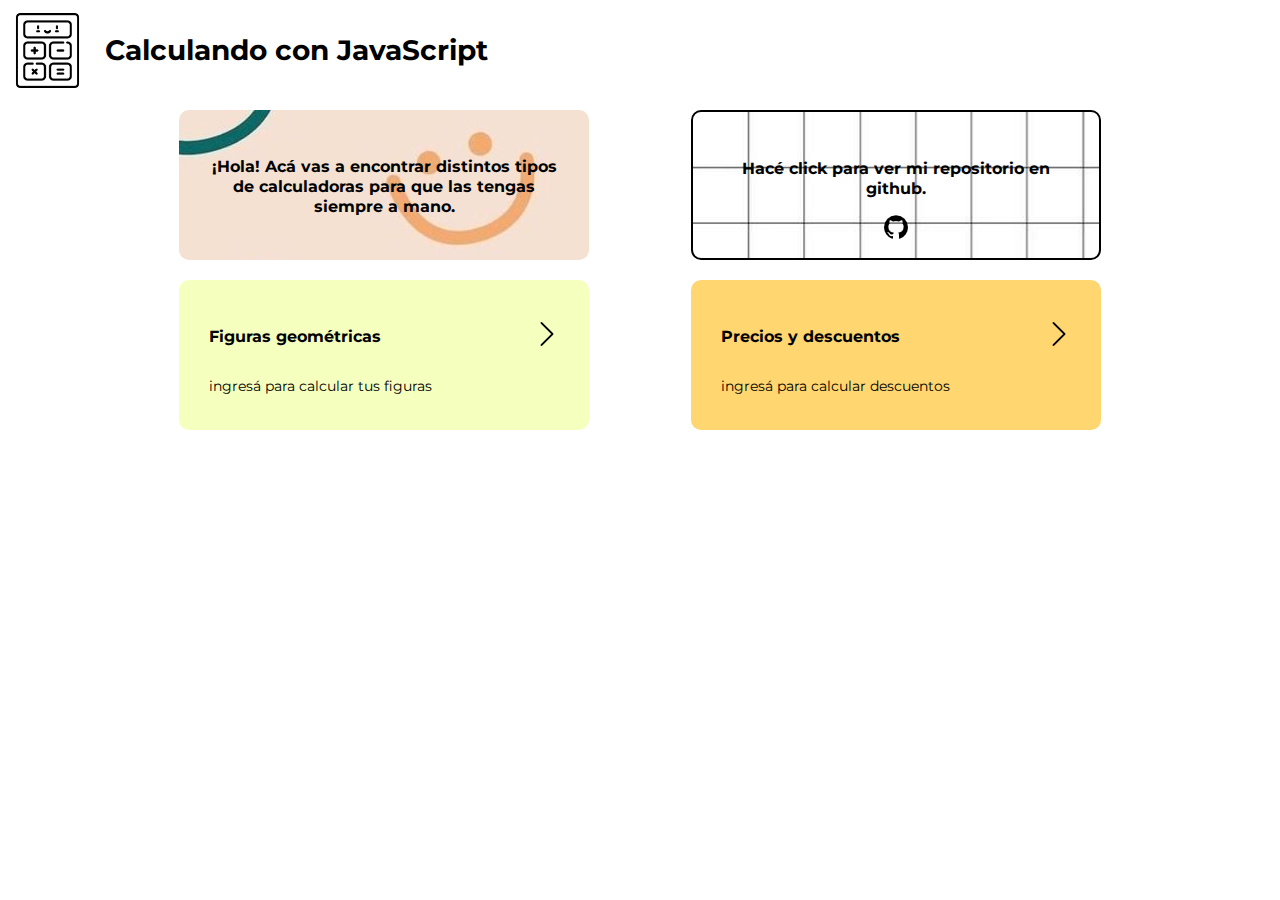
<file: index.html>
<!DOCTYPE html>
<html lang="en">
<head>
    <meta charset="UTF-8">
    <meta http-equiv="X-UA-Compatible" content="IE=edge">
    <meta name="viewport" content="width=device-width, initial-scale=1.0">
    <link rel="stylesheet" href="./style.css">
    <link rel="preconnect" href="https://fonts.googleapis.com">
    <link rel="preconnect" href="https://fonts.gstatic.com" crossorigin>
    <link href="https://fonts.googleapis.com/css2?family=Montserrat:wght@200;300;400;500&display=swap" rel="stylesheet">
    <title>Calculadora</title>
</head>
<body>
    <!--PAGINA INCIO-->
    <main>
    <header class="header-container">
        <img class="header-img" src="./images/calcular.png" alt="calculadora">
        <h1 class="page-title">Calculando con JavaScript</h1>
    </header>
    <section class="box-menu">
        <article class="menu text">
            <h3 class="hello-text">¡Hola! Acá vas a encontrar distintos tipos de calculadoras para que las tengas siempre a mano.</h3>
        </article>
        <article class="menu figures">

            <h3 class="figures-text">Figuras geométricas</h3>
            <a href="./taller1/index.html">
                <img src="./images/proximo.png" alt="flecha" class="arrow-img">
            </a>
            <p>ingresá para calcular tus figuras</p>

        </article>

        <article class="menu prices">
            
            <h3 class="prices-text">Precios y descuentos</h3>
            <a href="./taller2/index.html">
                <img src="./images/proximo.png" alt="flecha" class="arrow-img">
            </a>
            <p>ingresá para calcular descuentos</p>

        </article>

        <article class="menu about">
            <h3 class="aboutme-text">Hacé click para ver mi repositorio en github.</h3>
            <a href="https://github.com/CotiEscobar/CalculadoraJavaScript">
                <img src="./images/github.png" alt="github" id="github-icon">
            </a>
        </article>
    </section>

    </main>
</body>
</html>
</file>
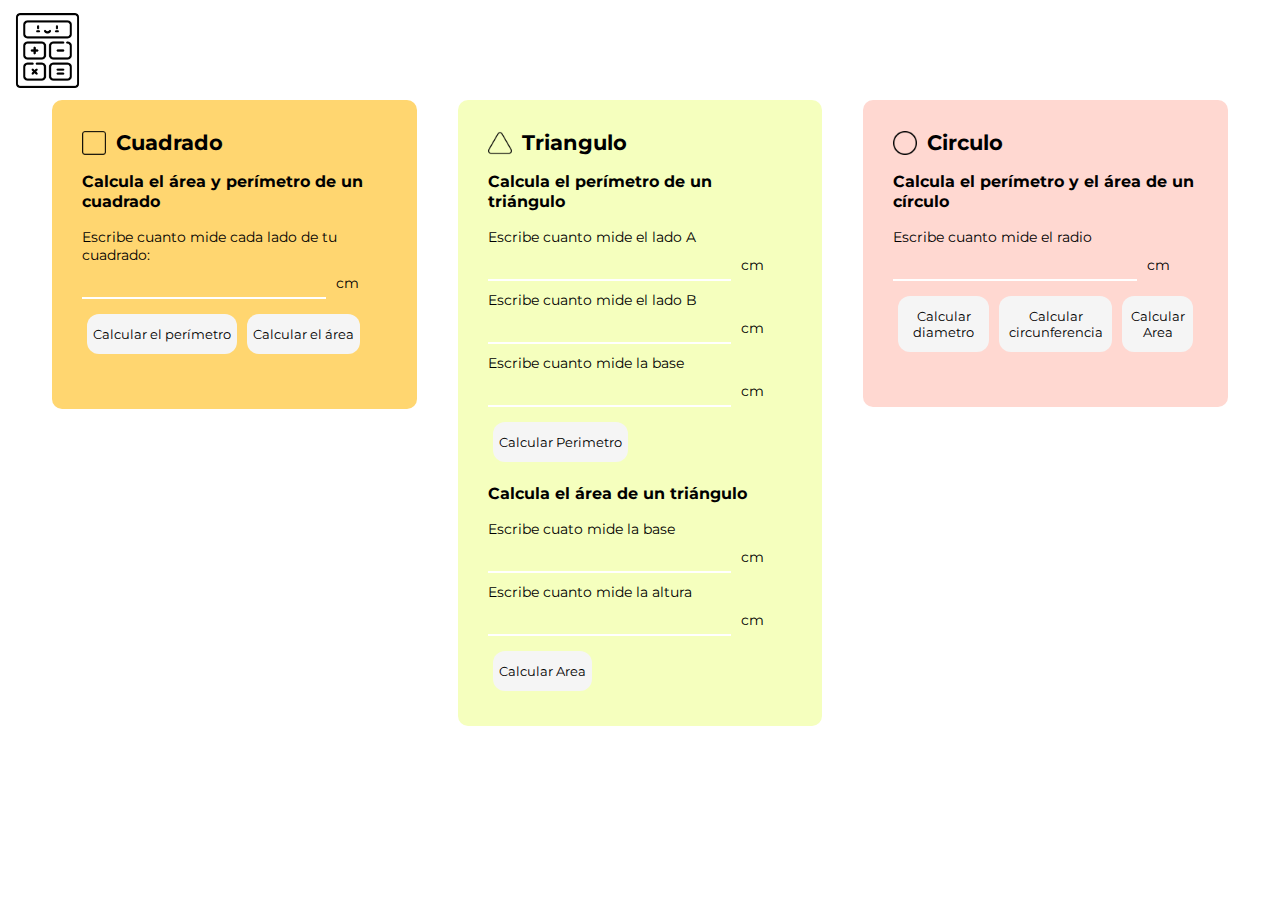
<file: taller1/index.html>
<!DOCTYPE html>
<html lang="en">
<head>
    <meta charset="UTF-8">
    <meta http-equiv="X-UA-Compatible" content="IE=edge">
    <meta name="viewport" content="width=device-width, initial-scale=1.0">
    <link rel="stylesheet" href="./styles/style.css">
    <link rel="preconnect" href="https://fonts.googleapis.com">
    <link rel="preconnect" href="https://fonts.gstatic.com" crossorigin>
    <link href="https://fonts.googleapis.com/css2?family=Montserrat:wght@200;300&display=swap" rel="stylesheet">
    <title>Figuras Geométricas</title>
</head>
<body>
    <!--PAGINA FIGURAS-->
    <header class="header-container">
            <img class="images" src="./images/calcular.png" alt="logo">
    </header>
    <main>
        <div class="section-geometric-figures-boxes">

        <section class="geometric-figures-boxes square">
            <div class="box-title">
                <img class="figure-images" src="./images/square.png" alt="square">
                <h2>Cuadrado</h2>
            </div>
            
            <h3>Calcula el área y perímetro de un cuadrado</h3>
            <form class="form-box">
                <label for="inputCuadrado">Escribe cuanto mide cada lado de tu cuadrado:</label>
                <input type="number" id="inputCuadrado" class="input-form-box square">
                <p>cm</p>

                <button type="button" onclick="calcularPerimetroCuadrado()" class="button">Calcular el perímetro</button>
                <button type="button" onclick="calcularAreaCuadrado()" class="button">Calcular el área</button>

                <p id="square-perimeter-result" class="result-text"></p>
                <p id="square-area-result" class="result-text"></p>
            </form>
        </section>


        <section class="geometric-figures-boxes triangle">
                <div class="box-title">
                    <img class="figure-images" src="./images/triangle.png" alt="triangle">
                    <h2>Triangulo</h2>
                </div>

                <h3>Calcula el perímetro de un triángulo</h3>
                <form class="form-box">
                    <label for="inputLadoA">Escribe cuanto mide el lado A</label>
                    <input type="number" id="inputLadoA" class="input-form-box triangle"> 
                    <p>cm</p>

                    <label for="inputLadoB">Escribe cuanto mide el lado B</label>
                    <input type="number" id="inputLadoB" class="input-form-box triangle">
                    <p>cm</p>

                    <label for="inputBase">Escribe cuanto mide la base</label>
                    <input type="number" id="inputBase" class="input-form-box triangle">
                    <p>cm</p>

                    <button type="button" onclick="calcularPerimetroTriangulo()" class="button">Calcular Perimetro</button>

                    <p id="triangle-perimeter-result" class="result-text"></p>
                </form>
                <h3>Calcula el área de un triángulo</h3>
                <form class="form-box">
                    <label for="inputBaseArea">Escribe cuato mide la base</label>
                    <input type="number" id="inputBaseArea" class="input-form-box triangle">
                    <p>cm</p>

                    <label for="inputAltura">Escribe cuanto mide la altura</label>
                    <input type="number" id="inputAltura" class="input-form-box triangle">
                    <p>cm</p>

                    <button type="button" onclick="calcularAreaTriangulo()" class="button">Calcular Area</button>
                    <p id="triangle-area-result"></p>
                </form>
        </section>


        <section class="geometric-figures-boxes circle">
                <div class="box-title">
                    <img class="figure-images" src="./images/dry-clean.png" alt="circle">
                    <h2>Circulo</h2>
                </div>
                <h3>Calcula el perímetro y el área de un círculo</h3>
                <form class="form-box">
                    <label for="inputRadio" class="form-label">Escribe cuanto mide el radio</label>
                    <input type="number" id="inputRadio" class="input-form-box circle">
                    <p>cm</p>

                    <div class="buttons-circle">
                    <button type="button" onclick="calcularDiametroCirculo()" class="button">Calcular diametro</button>
                    <button type="button" onclick="calcularCircunferenciaCirculo()" class="button">Calcular circunferencia</button>
                    <button type="button" onclick="calcularAreaCirculo()" class="button">Calcular Area</button>
                    </div>
                    <p id="circle-diameter-result"></p>
                    <p id="circle-circumference-result"></p>
                    <p id="circle-area-result"></p>
                </form>
        </section>
        </div>
    </main>

    <script src="./js/figuras.js"></script>
</body>
</html>
</file>
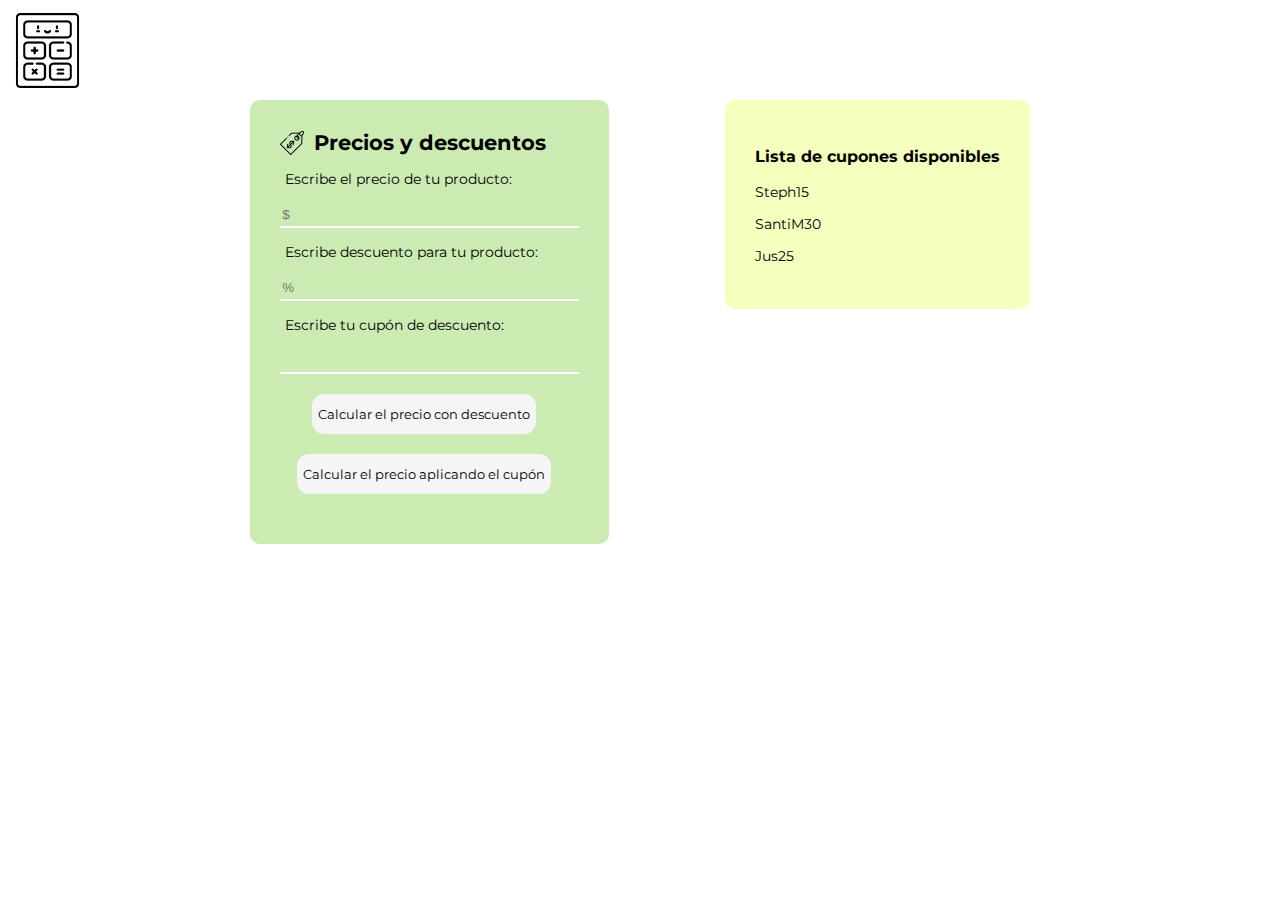
<file: taller2/index.html>
<!DOCTYPE html>
<html lang="en">
<head>
    <meta charset="UTF-8">
    <meta http-equiv="X-UA-Compatible" content="IE=edge">
    <meta name="viewport" content="width=device-width, initial-scale=1.0">
    <link rel="stylesheet" href="./styles/style.css">
    <link rel="preconnect" href="https://fonts.googleapis.com">
    <link rel="preconnect" href="https://fonts.gstatic.com" crossorigin>
    <link href="https://fonts.googleapis.com/css2?family=Montserrat:wght@200;300&display=swap" rel="stylesheet">
    <title>Porcentajes y Descuentos</title>
</head>
<body>
    <header>
        <header class="header-container">
            <img class="images" src="./images/calcular.png" alt="logo">
        </header>
    </header>
    <main>
    <section class="section-prices-container">
        <article class="discount-container">
            <div class="box-title">
                <img src="./images/etiqueta-del-precio.png" alt="precio" class="figure-images">
                <h2>Precios y descuentos</h2>
            </div>
            <form class="discount-form-container">
               
                <label for="InputPrice" class="label-form">Escribe el precio de tu producto:</label>
                <input type="number" id="InputPrice" class="input-form" placeholder="$">

                <label for="InputDiscount" class="label-form">Escribe descuento para tu producto:</label>
                <input type="number" id="InputDiscount" class="input-form" placeholder="%">

                <label for="InputCoupon" class="label-form">Escribe tu cupón de descuento:</label>
                <input type="text" id="InputCoupon" class="input-form">
               
                <div class="btn-container">
                    <button type="button" onclick="onClickButtonPriceDiscount()" class="button price">Calcular el precio con descuento</button>
                    <p id="ResultPrice"></p>
                    <button type="button" onclick="buttonPriceCouponDiscount()" class="button coupon">Calcular el precio aplicando el cupón</button>
                    <p id="ResultCouponPrice"></p>
                </div>
            </form>
        </article>
        <article class="coupon-list">
            <h3>Lista de cupones disponibles</h3>
            <p>Steph15</p>
            <p>SantiM30</p>
            <p>Jus25</p>
        </article>
    </section>
    </main>
    <script src="./js/precios.js"></script>
</body>
</html>
</file>
<file: style.css>
/*PAGINA INICIO*/
* {
    box-sizing: border-box;
}
html {
    font-size: 14px;
    font-family: 'Montserrat', sans-serif;
} 
body {
    margin: 0;
}
main {
    max-width: 1400px;
}
/*estilos del header y su imagen*/
.header-container {
    width: 100%;
    height: 100px;
    display: flex;
    align-items: center;
    margin-bottom: 10px;
}
.header-img {
    width: 75px;
    height: 75px;
    margin-left: 10px;
}
.page-title {
    margin-left: 20px;
}
/*estilos del menu*/
.box-menu {
    width: 90%;
    display: flex;
    flex-direction: column;
    margin: 0 auto;
}
/*estilos del menu*/
.menu {
    width: 90%;
    height: 150px;
    border-radius: 10px; 
    margin: 0 auto 20px;
    padding: 30px;
    display: flex;
    flex-wrap: wrap;
    justify-content: space-between;
    text-align: center;
    align-items: center;
}
.menu.text {
    background-image: url(./images/🙂.jpg);
}
.menu.figures {
    background-color: #f5ffbe;
}
.menu.prices {
    background-color: #ffd670;
}
.menu.about {
    background-image: url("./images/img.jpg");
    border: 2px solid black;
    display: flex;
    justify-content: center;
}
/*diseño responsive*/
@media screen and (min-width: 769px) and (max-width: 1279px) {
   .box-menu {
       display: flex;
       flex-direction: row;
       flex-wrap: wrap;
   }
   .menu {
       width: 30%;
   }
}
@media screen and (min-width: 1279px) and (max-width: 1440px) {
    .box-menu {
        width: 80%;
        display: flex;
        flex-direction: row;
        flex-wrap: wrap;
        justify-content: space-between;
    }
    .menu {
        width: 40%;
    }
    .menu.text {
        order: -2;
    }
    .menu.about {
        order: -1;
    }
}
</file>
<file: taller1/styles/style.css>
/*FIGURAS*/
* {
    box-sizing: border-box;
}
html {
    font-size: 14px;
    font-family: 'Montserrat', sans-serif;
} 
body {
    margin: 0;
}
main {
    max-width: 1400px;
}
/*estilos del header*/
header {
    width: 100%;
    height: 100px;
}
.header-container {
    display: flex;
    align-items: center;
}
/*tamaño de todas las imagenes de figuras*/
.images {
    width: 75px;
    height: 75px;
    margin-left: 10px;
}
/*estilos de las cajas para las figuras geometricas*/
.geometric-figures-boxes {
    width: 90%;
    margin: 0 auto;
    margin-bottom: 25px;
    padding: 30px;
    border-radius: 10px;  
}
.box-title {
    display: flex;
    align-items: center;
}
.box-title h2 {
    margin: 0px;
}
.figure-images {
    width: 24px;
    height: 24px;
    margin-right: 10px;
}
.square {
    background-color: #ffd670;
}
.triangle {
    background-color: #f5ffbe;
}
.circle {
    background-color: #ffd8d1;
}
/*estilos para el formulario*/
.form-box {
    display: flex;
    flex-wrap: wrap;
}
.input-form-box {
    width: 80%;
    height: 25px;
    margin: 10px 0px;
    border: none;
    border-bottom: 2px solid rgb(255, 255, 255);
}
.form-box p {
    margin: 10px;
}
/*estilos botones*/
.button {
    margin: 5px;
    padding: 12px 6px;
    border-radius: 12px;
    background-color: whitesmoke;
    border-width: 0px;
    font-family: 'Montserrat', sans-serif;
}
.buttons-circle {
    display: flex;
    justify-content: center;
}
/*diseño responsive*/
@media screen and (min-width: 769px) and (max-width: 1279px) {
    .section-geometric-figures-boxes {
        width: 95%;
        margin: 0 auto;
        display: flex;
        flex-direction: column;
    }
}
@media screen and (min-width: 1279px) and (max-width: 1440px) {
    .section-geometric-figures-boxes {
        width: 95%;
        margin: 0 auto;
        display: flex;
        justify-content: space-between;
    }
    .geometric-figures-boxes {
        width: 30%;
        height: fit-content;
    }
}
</file>
<file: taller2/styles/style.css>
* {
    box-sizing: border-box;
}
html {
    font-size: 14px;
    font-family: 'Montserrat', sans-serif;
} 
body {
    margin: 0;
}
main {
    max-width: 1400px;
}
/*estilos del header y su imagen*/
.header-container {
    width: 100%;
    height: 100px;
    display: flex;
    align-items: center;
}
.images {
    width: 75px;
    height: 75px;
    margin-left: 10px;
}
/*estilos del titulo e imagen*/
.box-title {
    display: flex;
    align-items: center;
    margin-bottom: 10px;
}
.box-title h2 {
    margin: 0px;
}
.figure-images {
    width: 24px;
    height: 24px;
    margin-right: 10px;
}
/*estilos de la seccion formulario*/
.section-prices-container {
    display: flex;
    flex-direction: column;
    justify-content: space-between;
    width: 95%;
    margin: 0 auto;
}

.discount-container {
    background-color: #cbebb3;
    border-radius: 10px;
    padding: 30px;
    margin-bottom: 10px;
}
.discount-form-container {
    display: flex;
    flex-direction: column;
    height: fit-content;
}
.coupon-list {
    height: fit-content;
    background-color: #f5ffbe;
    border-radius: 10px;
    padding: 30px;
}
/*estilos del formulario*/
.input-form {
    height: 25px;
    margin: 10px 0px;
    border: none;
    border-bottom: 2px solid rgb(255, 255, 255);
    background-color: #cbebb3;
}
.label-form {
    margin: 5px;
}
/*estilos de los botones*/
.btn-container{
    display: flex;
    justify-content: center;
    align-items: center;
    flex-direction: column;
}
.btn-container p {
    margin: 10px;
}
.button {
    margin-right: 10px;
    padding: 12px 6px;
    border-radius: 12px;
    background-color: whitesmoke;
    border-width: 0px;
    font-family: 'Montserrat', sans-serif;
}
.button.price {
    margin-top: 10px;
}
/*diseño responsive*/
@media screen and (min-width: 769px) and (max-width: 1279px) {
   .section-prices-container{
       display: flex;
       flex-direction: row;
       justify-content: space-around;
       width: 70%;
   }
}
@media screen and (min-width: 1279px) and (max-width: 1440px) {
    .section-prices-container {
        display: flex;
        flex-direction: row;
        justify-content: space-around;
        width: 70%;
    }
    .discount-container {
        width: 40%;
    }
}
</file>
